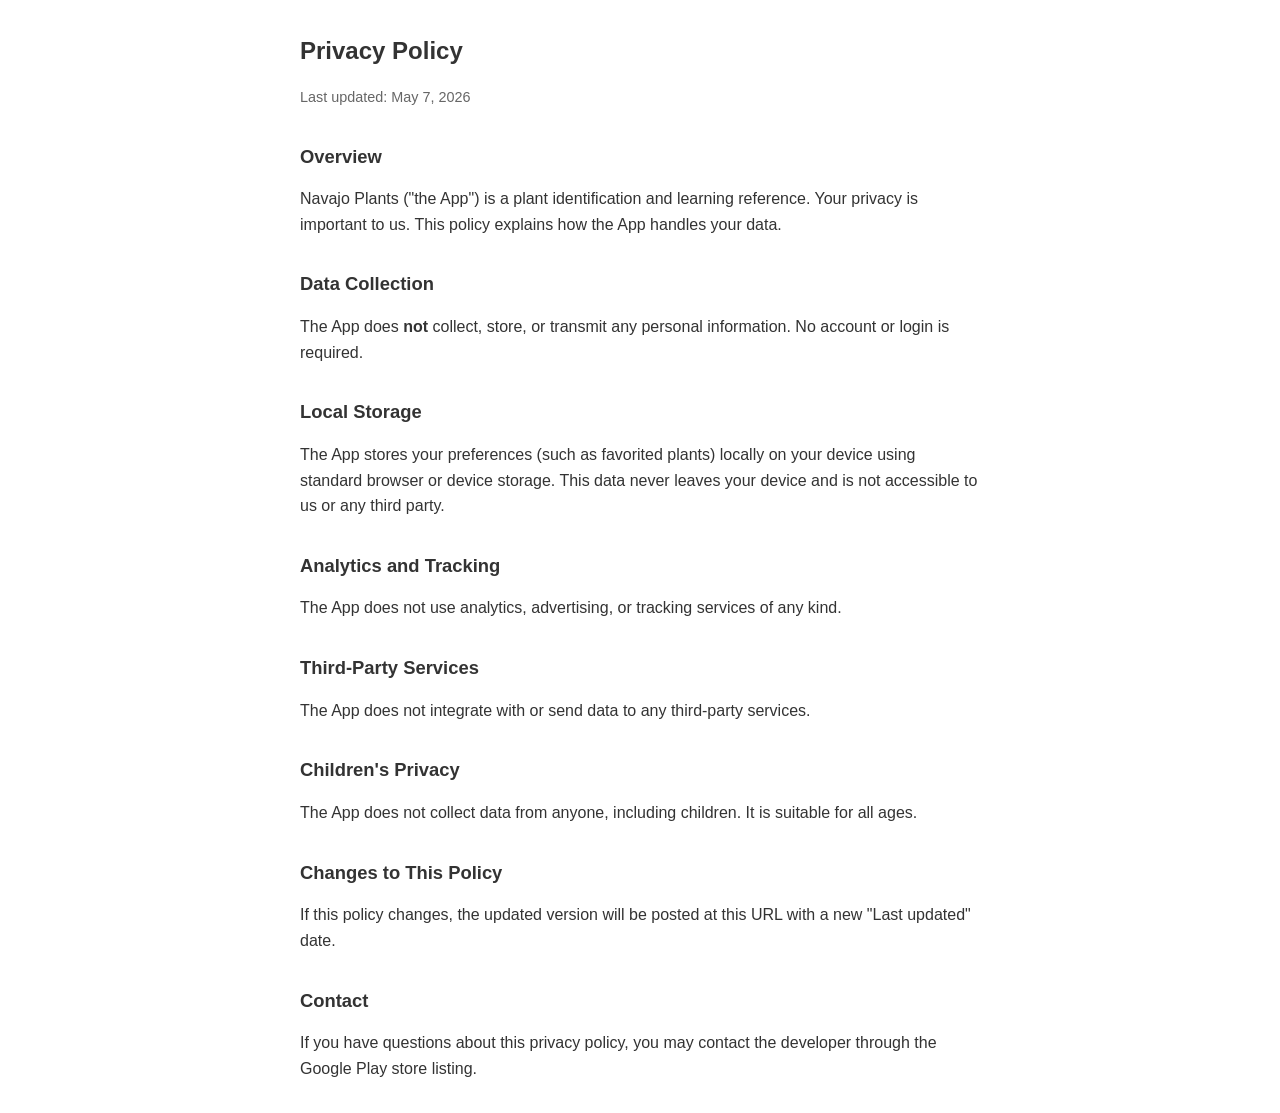
<file: privacy-policy.html>
<!DOCTYPE html>
<html lang="en">
<head>
    <meta charset="UTF-8">
    <meta name="viewport" content="width=device-width, initial-scale=1.0">
    <title>Privacy Policy — Navajo Plants</title>
    <style>
        body {
            font-family: -apple-system, BlinkMacSystemFont, "Segoe UI", Roboto, sans-serif;
            max-width: 680px;
            margin: 2rem auto;
            padding: 0 1.5rem;
            line-height: 1.6;
            color: #333;
        }
        h1 { font-size: 1.5rem; }
        h2 { font-size: 1.15rem; margin-top: 2rem; }
        p { margin: 0.75rem 0; }
        .updated { color: #666; font-size: 0.9rem; }
    </style>
</head>
<body>
    <h1>Privacy Policy</h1>
    <p class="updated">Last updated: May 7, 2026</p>

    <h2>Overview</h2>
    <p>Navajo Plants ("the App") is a plant identification and learning reference. Your privacy is important to us. This policy explains how the App handles your data.</p>

    <h2>Data Collection</h2>
    <p>The App does <strong>not</strong> collect, store, or transmit any personal information. No account or login is required.</p>

    <h2>Local Storage</h2>
    <p>The App stores your preferences (such as favorited plants) locally on your device using standard browser or device storage. This data never leaves your device and is not accessible to us or any third party.</p>

    <h2>Analytics and Tracking</h2>
    <p>The App does not use analytics, advertising, or tracking services of any kind.</p>

    <h2>Third-Party Services</h2>
    <p>The App does not integrate with or send data to any third-party services.</p>

    <h2>Children's Privacy</h2>
    <p>The App does not collect data from anyone, including children. It is suitable for all ages.</p>

    <h2>Changes to This Policy</h2>
    <p>If this policy changes, the updated version will be posted at this URL with a new "Last updated" date.</p>

    <h2>Contact</h2>
    <p>If you have questions about this privacy policy, you may contact the developer through the Google Play store listing.</p>
</body>
</html>
</file>
